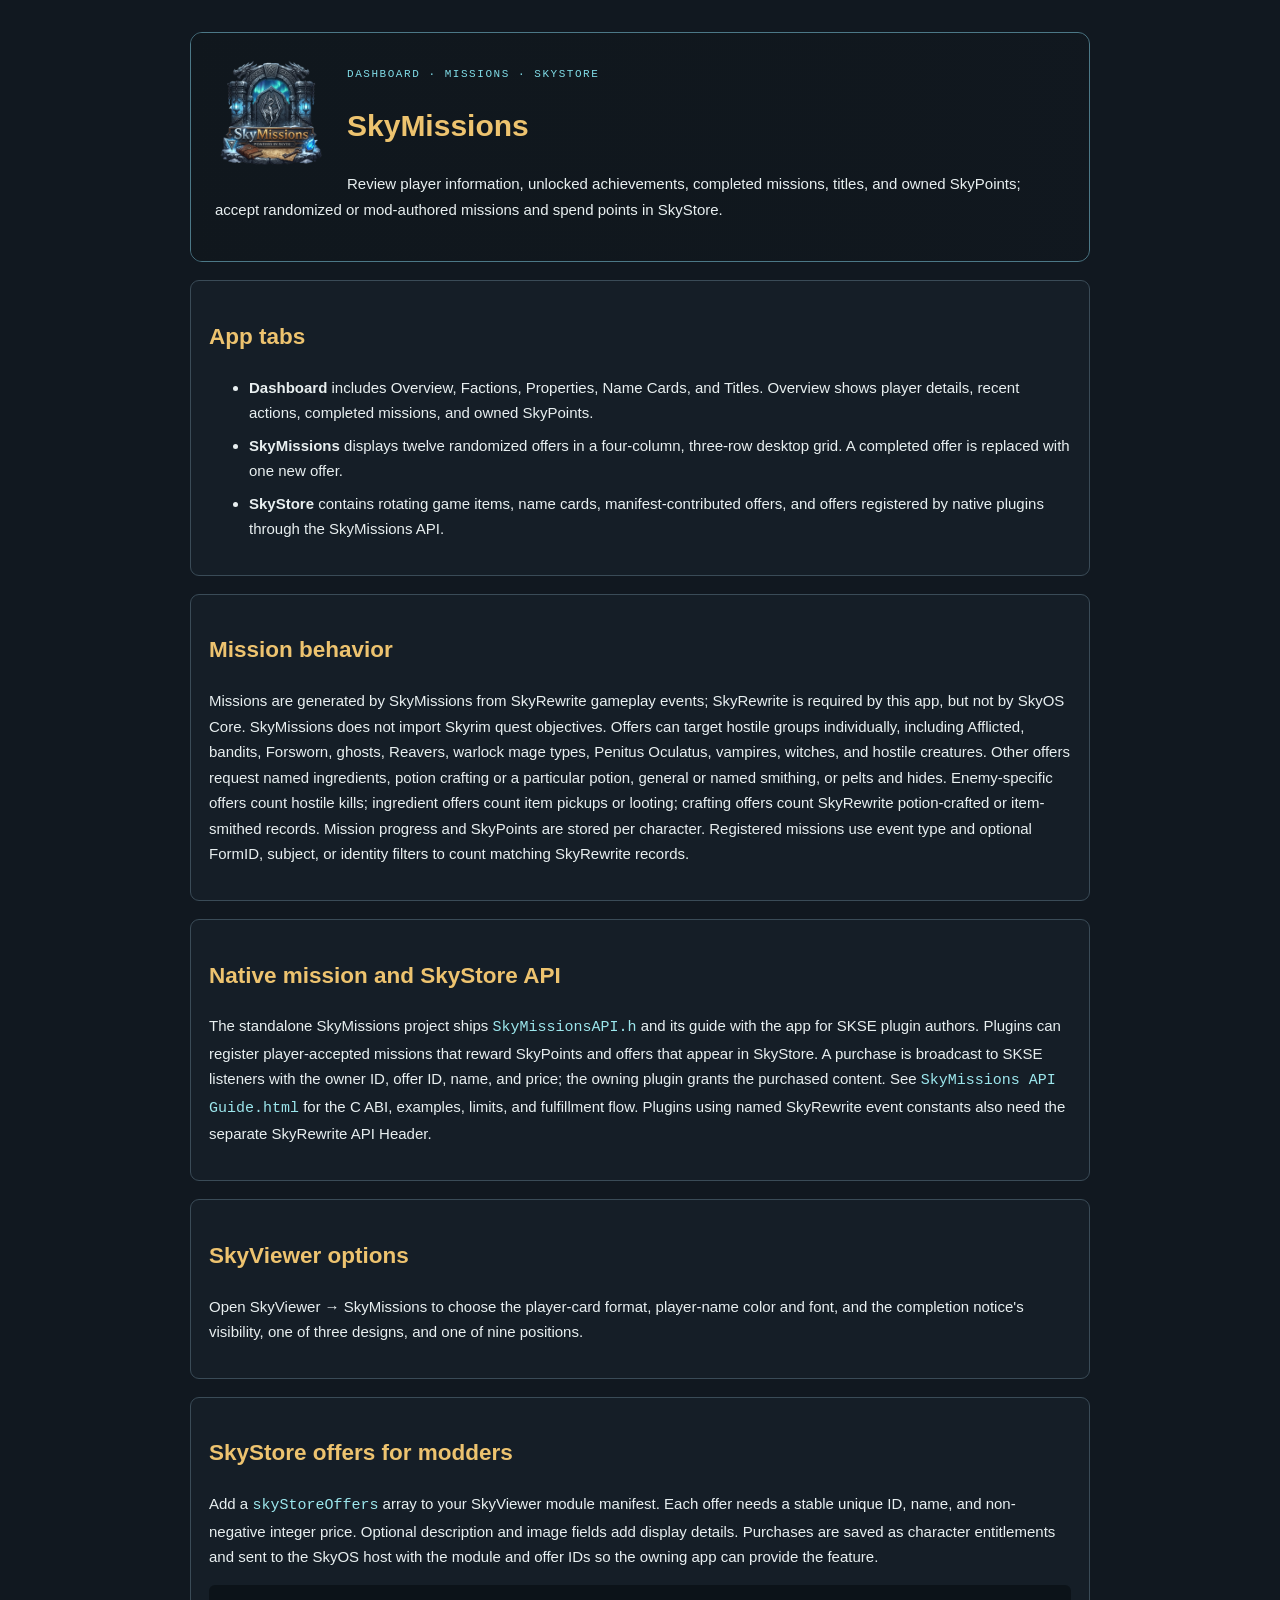
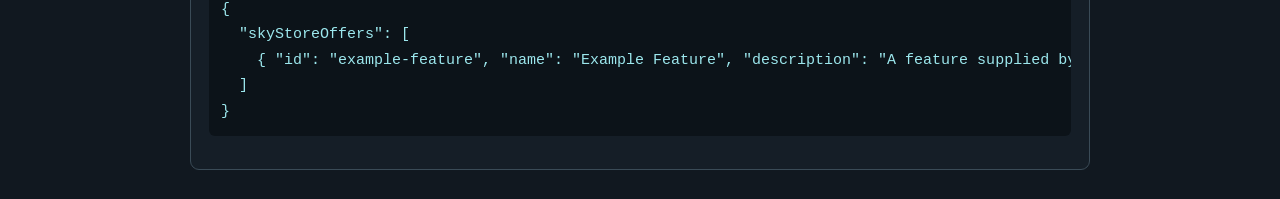
<file: data/SKSE/Plugins/SkyOS/Mods/SkyMissions/SkyDocuments/SkyMissions.html>
<!doctype html>
<html lang="en"><head><meta charset="utf-8"><meta name="viewport" content="width=device-width,initial-scale=1"><title>SkyMissions · SkyOS</title><style>*{box-sizing:border-box}body{margin:0;padding:32px;background:#111820;color:#e8eff0;font:15px/1.7 "Segoe UI",sans-serif}main{max-width:900px;margin:auto}.hero{position:relative;isolation:isolate;overflow:hidden;padding:24px;border:1px solid #4c7887;border-radius:12px;background:linear-gradient(110deg,#12202a,#192431) url('../banner.png') center/cover}.hero:before{position:absolute;z-index:-1;inset:0;content:'';background:linear-gradient(90deg,#10171ded,#10171db8 72%,#10171d55)}.hero>*{position:relative;z-index:1}.hero img{width:112px;height:112px;object-fit:contain;float:left;margin:0 20px 10px 0}.eyebrow{color:#80dce7;font:11px Consolas,monospace;letter-spacing:.14em}h1,h2{color:#edc36f}section{margin-top:18px;padding:18px;border:1px solid #3a4b57;border-radius:9px;background:#151e27}code,pre{color:#9ce7ed}pre{overflow:auto;padding:12px;background:#0c1319;border-radius:6px}li{margin:7px 0}.clear{clear:both}</style></head><body><main><header class="hero"><img src="../logo.png" alt="SkyMissions logo"><p class="eyebrow">DASHBOARD · MISSIONS · SKYSTORE</p><h1>SkyMissions</h1><p>Review player information, unlocked achievements, completed missions, titles, and owned SkyPoints; accept randomized or mod-authored missions and spend points in SkyStore.</p><div class="clear"></div></header><section><h2>App tabs</h2><ul><li><b>Dashboard</b> includes Overview, Factions, Properties, Name Cards, and Titles. Overview shows player details, recent actions, completed missions, and owned SkyPoints.</li><li><b>SkyMissions</b> displays twelve randomized offers in a four-column, three-row desktop grid. A completed offer is replaced with one new offer.</li><li><b>SkyStore</b> contains rotating game items, name cards, manifest-contributed offers, and offers registered by native plugins through the SkyMissions API.</li></ul></section><section><h2>Mission behavior</h2><p>Missions are generated by SkyMissions from SkyRewrite gameplay events; SkyRewrite is required by this app, but not by SkyOS Core. SkyMissions does not import Skyrim quest objectives. Offers can target hostile groups individually, including Afflicted, bandits, Forsworn, ghosts, Reavers, warlock mage types, Penitus Oculatus, vampires, witches, and hostile creatures. Other offers request named ingredients, potion crafting or a particular potion, general or named smithing, or pelts and hides. Enemy-specific offers count hostile kills; ingredient offers count item pickups or looting; crafting offers count SkyRewrite potion-crafted or item-smithed records. Mission progress and SkyPoints are stored per character. Registered missions use event type and optional FormID, subject, or identity filters to count matching SkyRewrite records.</p></section><section><h2>Native mission and SkyStore API</h2><p>The standalone SkyMissions project ships <code>SkyMissionsAPI.h</code> and its guide with the app for SKSE plugin authors. Plugins can register player-accepted missions that reward SkyPoints and offers that appear in SkyStore. A purchase is broadcast to SKSE listeners with the owner ID, offer ID, name, and price; the owning plugin grants the purchased content. See <code>SkyMissions API Guide.html</code> for the C ABI, examples, limits, and fulfillment flow. Plugins using named SkyRewrite event constants also need the separate SkyRewrite API Header.</p></section><section><h2>SkyViewer options</h2><p>Open SkyViewer → SkyMissions to choose the player-card format, player-name color and font, and the completion notice's visibility, one of three designs, and one of nine positions.</p></section><section><h2>SkyStore offers for modders</h2><p>Add a <code>skyStoreOffers</code> array to your SkyViewer module manifest. Each offer needs a stable unique ID, name, and non-negative integer price. Optional description and image fields add display details. Purchases are saved as character entitlements and sent to the SkyOS host with the module and offer IDs so the owning app can provide the feature.</p><pre><code>{
  "skyStoreOffers": [
    { "id": "example-feature", "name": "Example Feature", "description": "A feature supplied by ExampleMod.", "price": 750, "image": "" }
  ]
}</code></pre></section></main></body></html>
</file>
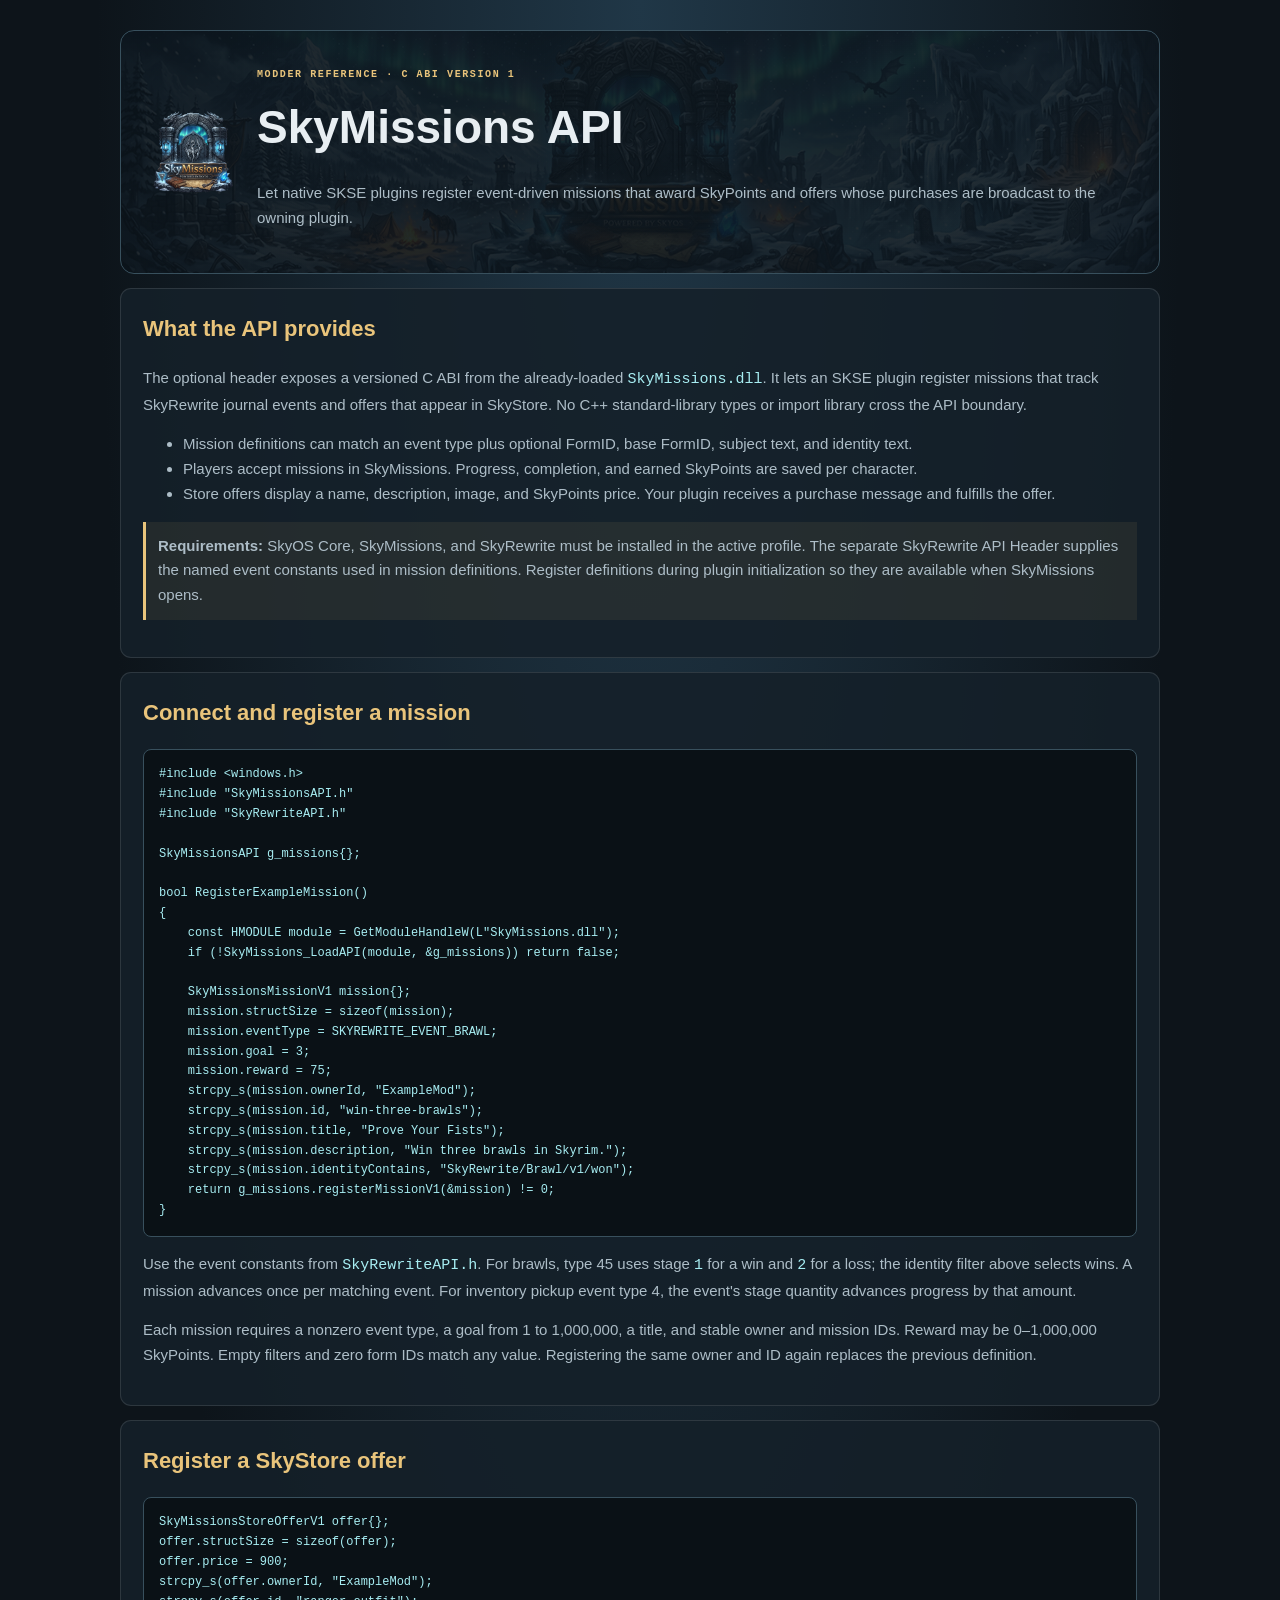
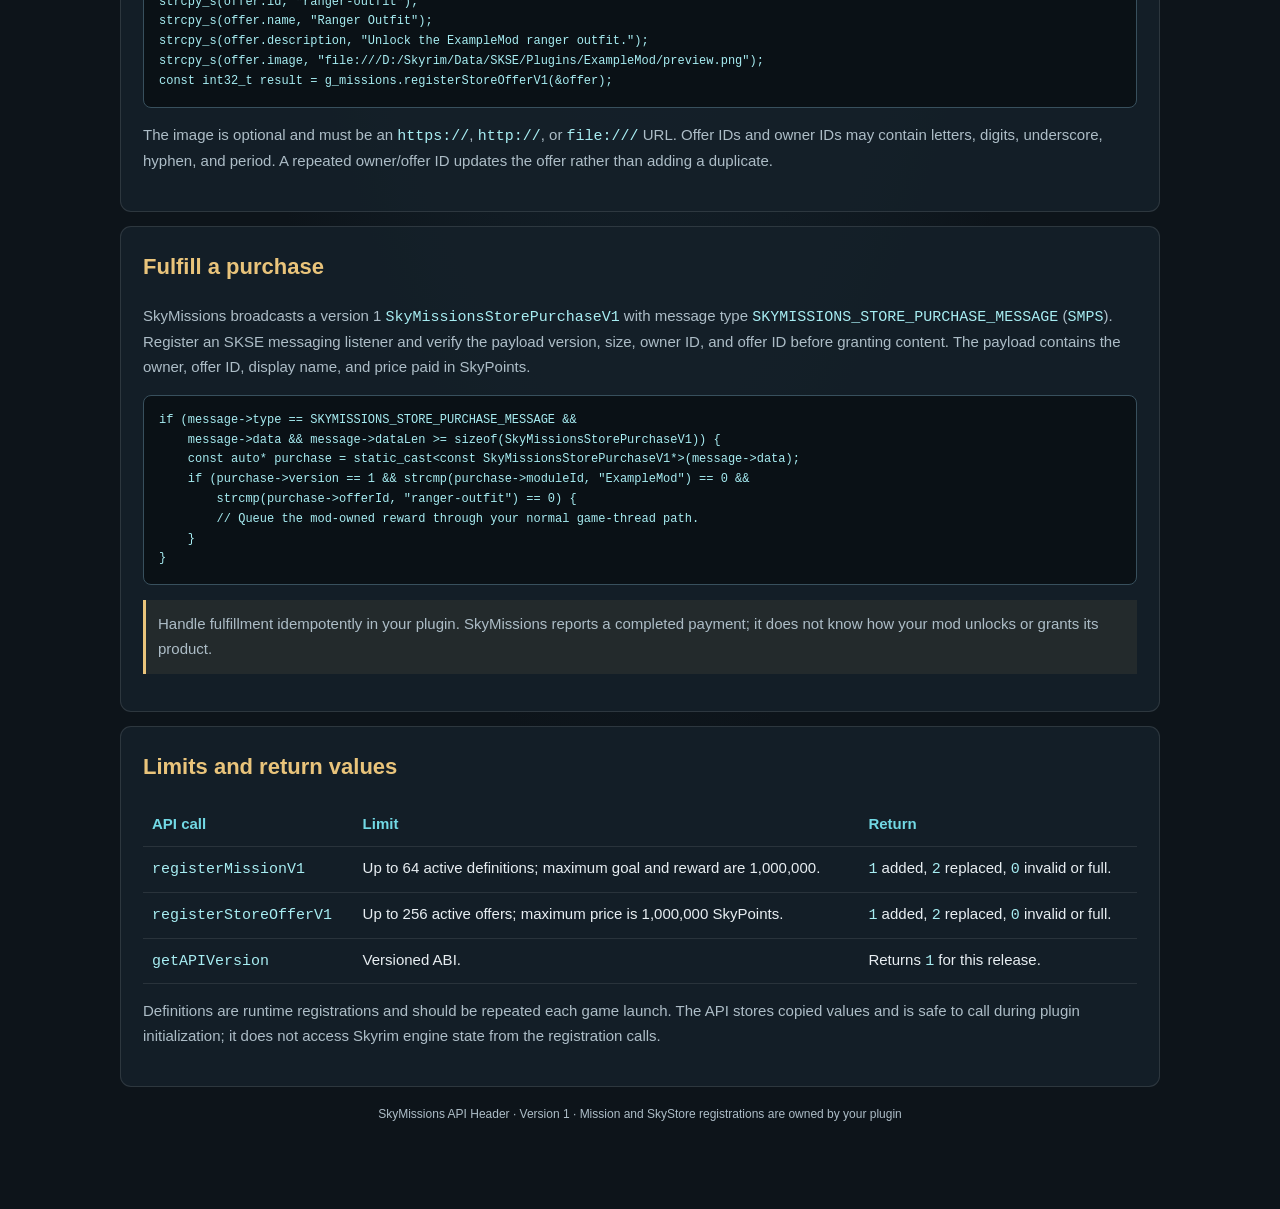
<file: data/SKSE/Plugins/SkyOS/Mods/SkyMissionsAPIHeader/SkyDocuments/SkyMissions API Guide.html>
<!doctype html>
<html lang="en">
<head>
  <meta charset="utf-8">
  <meta name="viewport" content="width=device-width,initial-scale=1">
  <title>SkyMissions API Guide</title>
  <style>
    :root{color-scheme:dark;--bg:#0d141a;--panel:#16212a;--line:#38505d;--text:#e8eef2;--muted:#adbdc7;--cyan:#72d9e5;--gold:#e9c47b}
    *{box-sizing:border-box}body{margin:0;background:radial-gradient(ellipse at 50% 0,#203747,var(--bg) 60%);color:var(--text);font:15px/1.65 "Segoe UI",Arial,sans-serif}main{max-width:1080px;margin:30px auto;padding:0 20px 50px}
    .hero{min-height:220px;display:flex;align-items:center;gap:20px;padding:28px;border:1px solid var(--line);border-radius:14px;background:linear-gradient(90deg,#0b1319e8,#0d161de6),url("../banner.png") center/cover}.hero img{width:88px;height:88px;object-fit:contain}.eyebrow{color:var(--gold);font:700 10px Consolas,monospace;letter-spacing:.16em}h1{margin:5px 0;font-size:clamp(30px,5vw,46px)}h2{margin-top:0;color:var(--gold);font-size:22px}h3{color:var(--cyan);font-size:16px}section{margin-top:14px;padding:22px;border:1px solid #ffffff1c;border-radius:11px;background:#15212adf}p,li{color:var(--muted)}code,pre{font-family:Consolas,monospace}code{color:#a7edf2}pre{overflow:auto;padding:15px;border:1px solid var(--line);border-radius:8px;background:#0a1116;color:#dce8ed;font-size:12px}.note{padding:12px;border-left:3px solid var(--gold);background:#e7bd6c12;color:var(--muted)}table{width:100%;border-collapse:collapse}td,th{padding:9px;border-bottom:1px solid #ffffff18;text-align:left;vertical-align:top}th{color:var(--cyan)}footer{text-align:center;color:var(--muted);font-size:12px;padding:18px}@media(max-width:650px){main{padding:0 12px}.hero{padding:18px}.hero img{width:64px;height:64px}section{padding:16px}}
  </style>
</head>
<body><main>
  <header class="hero"><img src="../logo.png" alt="SkyMissions logo"><div><p class="eyebrow">MODDER REFERENCE · C ABI VERSION 1</p><h1>SkyMissions API</h1><p>Let native SKSE plugins register event-driven missions that award SkyPoints and offers whose purchases are broadcast to the owning plugin.</p></div></header>
  <section><h2>What the API provides</h2><p>The optional header exposes a versioned C ABI from the already-loaded <code>SkyMissions.dll</code>. It lets an SKSE plugin register missions that track SkyRewrite journal events and offers that appear in SkyStore. No C++ standard-library types or import library cross the API boundary.</p><ul><li>Mission definitions can match an event type plus optional FormID, base FormID, subject text, and identity text.</li><li>Players accept missions in SkyMissions. Progress, completion, and earned SkyPoints are saved per character.</li><li>Store offers display a name, description, image, and SkyPoints price. Your plugin receives a purchase message and fulfills the offer.</li></ul><p class="note"><strong>Requirements:</strong> SkyOS Core, SkyMissions, and SkyRewrite must be installed in the active profile. The separate SkyRewrite API Header supplies the named event constants used in mission definitions. Register definitions during plugin initialization so they are available when SkyMissions opens.</p></section>
  <section><h2>Connect and register a mission</h2><pre><code>#include &lt;windows.h&gt;
#include "SkyMissionsAPI.h"
#include "SkyRewriteAPI.h"

SkyMissionsAPI g_missions{};

bool RegisterExampleMission()
{
    const HMODULE module = GetModuleHandleW(L"SkyMissions.dll");
    if (!SkyMissions_LoadAPI(module, &amp;g_missions)) return false;

    SkyMissionsMissionV1 mission{};
    mission.structSize = sizeof(mission);
    mission.eventType = SKYREWRITE_EVENT_BRAWL;
    mission.goal = 3;
    mission.reward = 75;
    strcpy_s(mission.ownerId, "ExampleMod");
    strcpy_s(mission.id, "win-three-brawls");
    strcpy_s(mission.title, "Prove Your Fists");
    strcpy_s(mission.description, "Win three brawls in Skyrim.");
    strcpy_s(mission.identityContains, "SkyRewrite/Brawl/v1/won");
    return g_missions.registerMissionV1(&amp;mission) != 0;
}</code></pre><p>Use the event constants from <code>SkyRewriteAPI.h</code>. For brawls, type 45 uses stage <code>1</code> for a win and <code>2</code> for a loss; the identity filter above selects wins. A mission advances once per matching event. For inventory pickup event type 4, the event's stage quantity advances progress by that amount.</p><p>Each mission requires a nonzero event type, a goal from 1 to 1,000,000, a title, and stable owner and mission IDs. Reward may be 0–1,000,000 SkyPoints. Empty filters and zero form IDs match any value. Registering the same owner and ID again replaces the previous definition.</p></section>
  <section><h2>Register a SkyStore offer</h2><pre><code>SkyMissionsStoreOfferV1 offer{};
offer.structSize = sizeof(offer);
offer.price = 900;
strcpy_s(offer.ownerId, "ExampleMod");
strcpy_s(offer.id, "ranger-outfit");
strcpy_s(offer.name, "Ranger Outfit");
strcpy_s(offer.description, "Unlock the ExampleMod ranger outfit.");
strcpy_s(offer.image, "file:///D:/Skyrim/Data/SKSE/Plugins/ExampleMod/preview.png");
const int32_t result = g_missions.registerStoreOfferV1(&amp;offer);</code></pre><p>The image is optional and must be an <code>https://</code>, <code>http://</code>, or <code>file:///</code> URL. Offer IDs and owner IDs may contain letters, digits, underscore, hyphen, and period. A repeated owner/offer ID updates the offer rather than adding a duplicate.</p></section>
  <section><h2>Fulfill a purchase</h2><p>SkyMissions broadcasts a version 1 <code>SkyMissionsStorePurchaseV1</code> with message type <code>SKYMISSIONS_STORE_PURCHASE_MESSAGE</code> (<code>SMPS</code>). Register an SKSE messaging listener and verify the payload version, size, owner ID, and offer ID before granting content. The payload contains the owner, offer ID, display name, and price paid in SkyPoints.</p><pre><code>if (message-&gt;type == SKYMISSIONS_STORE_PURCHASE_MESSAGE &amp;&amp;
    message-&gt;data &amp;&amp; message-&gt;dataLen &gt;= sizeof(SkyMissionsStorePurchaseV1)) {
    const auto* purchase = static_cast&lt;const SkyMissionsStorePurchaseV1*&gt;(message-&gt;data);
    if (purchase-&gt;version == 1 &amp;&amp; strcmp(purchase-&gt;moduleId, "ExampleMod") == 0 &amp;&amp;
        strcmp(purchase-&gt;offerId, "ranger-outfit") == 0) {
        // Queue the mod-owned reward through your normal game-thread path.
    }
}</code></pre><p class="note">Handle fulfillment idempotently in your plugin. SkyMissions reports a completed payment; it does not know how your mod unlocks or grants its product.</p></section>
  <section><h2>Limits and return values</h2><table><thead><tr><th>API call</th><th>Limit</th><th>Return</th></tr></thead><tbody><tr><td><code>registerMissionV1</code></td><td>Up to 64 active definitions; maximum goal and reward are 1,000,000.</td><td><code>1</code> added, <code>2</code> replaced, <code>0</code> invalid or full.</td></tr><tr><td><code>registerStoreOfferV1</code></td><td>Up to 256 active offers; maximum price is 1,000,000 SkyPoints.</td><td><code>1</code> added, <code>2</code> replaced, <code>0</code> invalid or full.</td></tr><tr><td><code>getAPIVersion</code></td><td>Versioned ABI.</td><td>Returns <code>1</code> for this release.</td></tr></tbody></table><p>Definitions are runtime registrations and should be repeated each game launch. The API stores copied values and is safe to call during plugin initialization; it does not access Skyrim engine state from the registration calls.</p></section>
  <footer>SkyMissions API Header · Version 1 · Mission and SkyStore registrations are owned by your plugin</footer>
</main></body></html>
</file>
